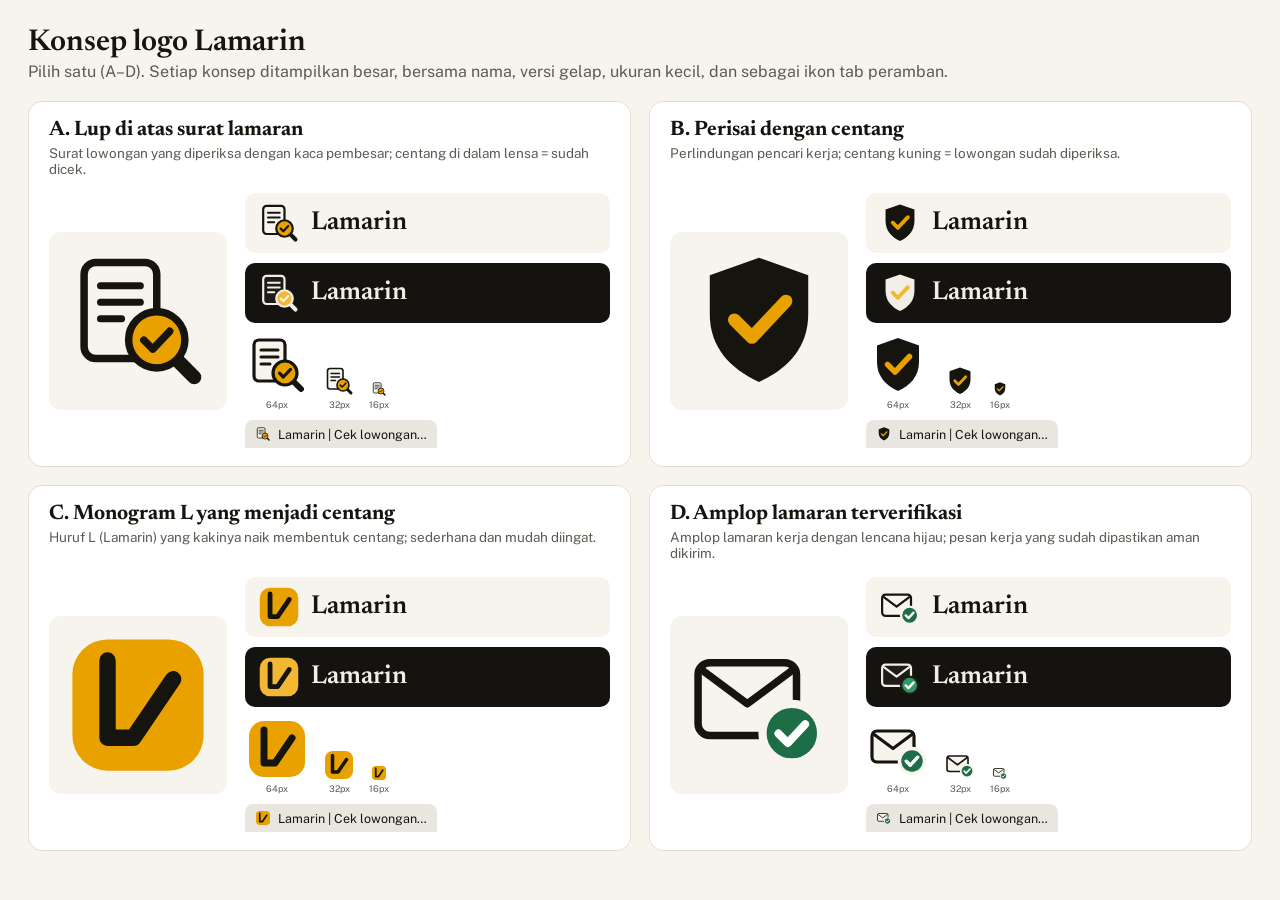
<file: docs/logo-konsep/pratinjau.html>
<!doctype html><html lang="id"><head><meta charset="utf-8">
<link href="https://fonts.googleapis.com/css2?family=Newsreader:opsz,wght@6..72,500;6..72,600&family=Public+Sans:wght@400;600&display=swap" rel="stylesheet">
<style>
body { margin:0; padding:28px; background:#F7F4EE; color:#16140F; font-family:"Public Sans",system-ui,sans-serif; }
h1 { font-family:Newsreader,Georgia,serif; font-weight:600; margin:0 0 4px; font-size:30px; }
.sub { color:#5E5A52; margin:0 0 20px; }
.grid { display:grid; grid-template-columns:1fr 1fr; gap:18px; }
.card { background:#fff; border:1px solid #E4DED2; border-radius:14px; padding:18px 20px; }
.card h2 { font-family:Newsreader,Georgia,serif; font-size:21px; margin:0; }
.arti { color:#5E5A52; font-size:13.5px; margin:4px 0 12px; min-height:36px; }
.row { display:flex; gap:18px; align-items:center; }
.big { background:#F7F4EE; border-radius:12px; padding:14px; line-height:0; }
.col { display:grid; gap:10px; flex:1; }
.lock { display:flex; align-items:center; gap:10px; padding:8px 12px; border-radius:10px; }
.lock span { font-family:Newsreader,Georgia,serif; font-weight:600; font-size:26px; }
.lock.light { background:#F7F4EE; }
.lock.dark { background:#141310; color:#F2EEE6; }
.sizes { display:flex; gap:14px; align-items:flex-end; }
.sz { display:grid; justify-items:center; gap:2px; color:#5E5A52; font-size:11px; }
.tab { display:flex; align-items:center; gap:7px; font-size:12.5px; background:#E9E6E0; border-radius:8px 8px 0 0; padding:6px 10px; width:fit-content; }
.fav { line-height:0; }
</style></head><body>
<h1>Konsep logo Lamarin</h1>
<p class="sub">Pilih satu (A–D). Setiap konsep ditampilkan besar, bersama nama, versi gelap, ukuran kecil, dan sebagai ikon tab peramban.</p>
<div class="grid">
<section class="card">
  <h2>A. Lup di atas surat lamaran</h2>
  <p class="arti">Surat lowongan yang diperiksa dengan kaca pembesar; centang di dalam lensa = sudah dicek.</p>
  <div class="row">
    <div class="big"><svg xmlns="http://www.w3.org/2000/svg" viewBox="0 0 64 64" width="150" height="150" role="img" aria-label="Logo Lamarin">
  <rect x="9" y="7" width="31" height="41" rx="5" fill="#F7F4EE" stroke="#16140F" stroke-width="3.2"/>
  <path d="M16 17h17M16 24h17M16 31h9" stroke="#16140F" stroke-width="3" stroke-linecap="round"/>
  <path d="M47.5 47.5 56 56" stroke="#16140F" stroke-width="6" stroke-linecap="round"/>
  <circle cx="40" cy="40" r="12" fill="#E9A100" stroke="#16140F" stroke-width="3.2"/>
  <path d="M34.5 40.2l3.8 3.8 7.2-7.6" fill="none" stroke="#16140F" stroke-width="3.2" stroke-linecap="round" stroke-linejoin="round"/>
</svg></div>
    <div class="col">
      <div class="lock light"><svg xmlns="http://www.w3.org/2000/svg" viewBox="0 0 64 64" width="44" height="44" role="img" aria-label="Logo Lamarin">
  <rect x="9" y="7" width="31" height="41" rx="5" fill="#F7F4EE" stroke="#16140F" stroke-width="3.2"/>
  <path d="M16 17h17M16 24h17M16 31h9" stroke="#16140F" stroke-width="3" stroke-linecap="round"/>
  <path d="M47.5 47.5 56 56" stroke="#16140F" stroke-width="6" stroke-linecap="round"/>
  <circle cx="40" cy="40" r="12" fill="#E9A100" stroke="#16140F" stroke-width="3.2"/>
  <path d="M34.5 40.2l3.8 3.8 7.2-7.6" fill="none" stroke="#16140F" stroke-width="3.2" stroke-linecap="round" stroke-linejoin="round"/>
</svg><span>Lamarin</span></div>
      <div class="lock dark"><svg xmlns="http://www.w3.org/2000/svg" viewBox="0 0 64 64" width="44" height="44" role="img" aria-label="Logo Lamarin">
  <rect x="9" y="7" width="31" height="41" rx="5" fill="#1E1C18" stroke="#F2EEE6" stroke-width="3.2"/>
  <path d="M16 17h17M16 24h17M16 31h9" stroke="#F2EEE6" stroke-width="3" stroke-linecap="round"/>
  <path d="M47.5 47.5 56 56" stroke="#F2EEE6" stroke-width="6" stroke-linecap="round"/>
  <circle cx="40" cy="40" r="12" fill="#F2B833" stroke="#F2EEE6" stroke-width="3.2"/>
  <path d="M34.5 40.2l3.8 3.8 7.2-7.6" fill="none" stroke="#F2EEE6" stroke-width="3.2" stroke-linecap="round" stroke-linejoin="round"/>
</svg><span>Lamarin</span></div>
      <div class="sizes"><div class="sz"><svg xmlns="http://www.w3.org/2000/svg" viewBox="0 0 64 64" width="64" height="64" role="img" aria-label="Logo Lamarin">
  <rect x="9" y="7" width="31" height="41" rx="5" fill="#F7F4EE" stroke="#16140F" stroke-width="3.2"/>
  <path d="M16 17h17M16 24h17M16 31h9" stroke="#16140F" stroke-width="3" stroke-linecap="round"/>
  <path d="M47.5 47.5 56 56" stroke="#16140F" stroke-width="6" stroke-linecap="round"/>
  <circle cx="40" cy="40" r="12" fill="#E9A100" stroke="#16140F" stroke-width="3.2"/>
  <path d="M34.5 40.2l3.8 3.8 7.2-7.6" fill="none" stroke="#16140F" stroke-width="3.2" stroke-linecap="round" stroke-linejoin="round"/>
</svg><small>64px</small></div><div class="sz"><svg xmlns="http://www.w3.org/2000/svg" viewBox="0 0 64 64" width="32" height="32" role="img" aria-label="Logo Lamarin">
  <rect x="9" y="7" width="31" height="41" rx="5" fill="#F7F4EE" stroke="#16140F" stroke-width="3.2"/>
  <path d="M16 17h17M16 24h17M16 31h9" stroke="#16140F" stroke-width="3" stroke-linecap="round"/>
  <path d="M47.5 47.5 56 56" stroke="#16140F" stroke-width="6" stroke-linecap="round"/>
  <circle cx="40" cy="40" r="12" fill="#E9A100" stroke="#16140F" stroke-width="3.2"/>
  <path d="M34.5 40.2l3.8 3.8 7.2-7.6" fill="none" stroke="#16140F" stroke-width="3.2" stroke-linecap="round" stroke-linejoin="round"/>
</svg><small>32px</small></div><div class="sz"><svg xmlns="http://www.w3.org/2000/svg" viewBox="0 0 64 64" width="16" height="16" role="img" aria-label="Logo Lamarin">
  <rect x="9" y="7" width="31" height="41" rx="5" fill="#F7F4EE" stroke="#16140F" stroke-width="3.2"/>
  <path d="M16 17h17M16 24h17M16 31h9" stroke="#16140F" stroke-width="3" stroke-linecap="round"/>
  <path d="M47.5 47.5 56 56" stroke="#16140F" stroke-width="6" stroke-linecap="round"/>
  <circle cx="40" cy="40" r="12" fill="#E9A100" stroke="#16140F" stroke-width="3.2"/>
  <path d="M34.5 40.2l3.8 3.8 7.2-7.6" fill="none" stroke="#16140F" stroke-width="3.2" stroke-linecap="round" stroke-linejoin="round"/>
</svg><small>16px</small></div></div>
      <div class="tab"><span class="fav"><svg xmlns="http://www.w3.org/2000/svg" viewBox="0 0 64 64" width="16" height="16" role="img" aria-label="Logo Lamarin">
  <rect x="9" y="7" width="31" height="41" rx="5" fill="#F7F4EE" stroke="#16140F" stroke-width="3.2"/>
  <path d="M16 17h17M16 24h17M16 31h9" stroke="#16140F" stroke-width="3" stroke-linecap="round"/>
  <path d="M47.5 47.5 56 56" stroke="#16140F" stroke-width="6" stroke-linecap="round"/>
  <circle cx="40" cy="40" r="12" fill="#E9A100" stroke="#16140F" stroke-width="3.2"/>
  <path d="M34.5 40.2l3.8 3.8 7.2-7.6" fill="none" stroke="#16140F" stroke-width="3.2" stroke-linecap="round" stroke-linejoin="round"/>
</svg></span>Lamarin | Cek lowongan…</div>
    </div>
  </div>
</section>
<section class="card">
  <h2>B. Perisai dengan centang</h2>
  <p class="arti">Perlindungan pencari kerja; centang kuning = lowongan sudah diperiksa.</p>
  <div class="row">
    <div class="big"><svg xmlns="http://www.w3.org/2000/svg" viewBox="0 0 64 64" width="150" height="150" role="img" aria-label="Logo Lamarin">
  <path d="M32 5 53 12.5V29c0 14.5-9 23.5-21 29C20 52.5 11 43.5 11 29V12.5Z" fill="#16140F"/>
  <path d="M21.5 31.5l7.5 7.5 14.5-15.5" fill="none" stroke="#E9A100" stroke-width="5.5" stroke-linecap="round" stroke-linejoin="round"/>
</svg></div>
    <div class="col">
      <div class="lock light"><svg xmlns="http://www.w3.org/2000/svg" viewBox="0 0 64 64" width="44" height="44" role="img" aria-label="Logo Lamarin">
  <path d="M32 5 53 12.5V29c0 14.5-9 23.5-21 29C20 52.5 11 43.5 11 29V12.5Z" fill="#16140F"/>
  <path d="M21.5 31.5l7.5 7.5 14.5-15.5" fill="none" stroke="#E9A100" stroke-width="5.5" stroke-linecap="round" stroke-linejoin="round"/>
</svg><span>Lamarin</span></div>
      <div class="lock dark"><svg xmlns="http://www.w3.org/2000/svg" viewBox="0 0 64 64" width="44" height="44" role="img" aria-label="Logo Lamarin">
  <path d="M32 5 53 12.5V29c0 14.5-9 23.5-21 29C20 52.5 11 43.5 11 29V12.5Z" fill="#F2EEE6"/>
  <path d="M21.5 31.5l7.5 7.5 14.5-15.5" fill="none" stroke="#F2B833" stroke-width="5.5" stroke-linecap="round" stroke-linejoin="round"/>
</svg><span>Lamarin</span></div>
      <div class="sizes"><div class="sz"><svg xmlns="http://www.w3.org/2000/svg" viewBox="0 0 64 64" width="64" height="64" role="img" aria-label="Logo Lamarin">
  <path d="M32 5 53 12.5V29c0 14.5-9 23.5-21 29C20 52.5 11 43.5 11 29V12.5Z" fill="#16140F"/>
  <path d="M21.5 31.5l7.5 7.5 14.5-15.5" fill="none" stroke="#E9A100" stroke-width="5.5" stroke-linecap="round" stroke-linejoin="round"/>
</svg><small>64px</small></div><div class="sz"><svg xmlns="http://www.w3.org/2000/svg" viewBox="0 0 64 64" width="32" height="32" role="img" aria-label="Logo Lamarin">
  <path d="M32 5 53 12.5V29c0 14.5-9 23.5-21 29C20 52.5 11 43.5 11 29V12.5Z" fill="#16140F"/>
  <path d="M21.5 31.5l7.5 7.5 14.5-15.5" fill="none" stroke="#E9A100" stroke-width="5.5" stroke-linecap="round" stroke-linejoin="round"/>
</svg><small>32px</small></div><div class="sz"><svg xmlns="http://www.w3.org/2000/svg" viewBox="0 0 64 64" width="16" height="16" role="img" aria-label="Logo Lamarin">
  <path d="M32 5 53 12.5V29c0 14.5-9 23.5-21 29C20 52.5 11 43.5 11 29V12.5Z" fill="#16140F"/>
  <path d="M21.5 31.5l7.5 7.5 14.5-15.5" fill="none" stroke="#E9A100" stroke-width="5.5" stroke-linecap="round" stroke-linejoin="round"/>
</svg><small>16px</small></div></div>
      <div class="tab"><span class="fav"><svg xmlns="http://www.w3.org/2000/svg" viewBox="0 0 64 64" width="16" height="16" role="img" aria-label="Logo Lamarin">
  <path d="M32 5 53 12.5V29c0 14.5-9 23.5-21 29C20 52.5 11 43.5 11 29V12.5Z" fill="#16140F"/>
  <path d="M21.5 31.5l7.5 7.5 14.5-15.5" fill="none" stroke="#E9A100" stroke-width="5.5" stroke-linecap="round" stroke-linejoin="round"/>
</svg></span>Lamarin | Cek lowongan…</div>
    </div>
  </div>
</section>
<section class="card">
  <h2>C. Monogram L yang menjadi centang</h2>
  <p class="arti">Huruf L (Lamarin) yang kakinya naik membentuk centang; sederhana dan mudah diingat.</p>
  <div class="row">
    <div class="big"><svg xmlns="http://www.w3.org/2000/svg" viewBox="0 0 64 64" width="150" height="150" role="img" aria-label="Logo Lamarin">
  <rect x="4" y="4" width="56" height="56" rx="15" fill="#E9A100"/>
  <path d="M19 13V46H30L47 21" fill="none" stroke="#16140F" stroke-width="7" stroke-linecap="round" stroke-linejoin="round"/>
</svg></div>
    <div class="col">
      <div class="lock light"><svg xmlns="http://www.w3.org/2000/svg" viewBox="0 0 64 64" width="44" height="44" role="img" aria-label="Logo Lamarin">
  <rect x="4" y="4" width="56" height="56" rx="15" fill="#E9A100"/>
  <path d="M19 13V46H30L47 21" fill="none" stroke="#16140F" stroke-width="7" stroke-linecap="round" stroke-linejoin="round"/>
</svg><span>Lamarin</span></div>
      <div class="lock dark"><svg xmlns="http://www.w3.org/2000/svg" viewBox="0 0 64 64" width="44" height="44" role="img" aria-label="Logo Lamarin">
  <rect x="4" y="4" width="56" height="56" rx="15" fill="#F2B833"/>
  <path d="M19 13V46H30L47 21" fill="none" stroke="#16140F" stroke-width="7" stroke-linecap="round" stroke-linejoin="round"/>
</svg><span>Lamarin</span></div>
      <div class="sizes"><div class="sz"><svg xmlns="http://www.w3.org/2000/svg" viewBox="0 0 64 64" width="64" height="64" role="img" aria-label="Logo Lamarin">
  <rect x="4" y="4" width="56" height="56" rx="15" fill="#E9A100"/>
  <path d="M19 13V46H30L47 21" fill="none" stroke="#16140F" stroke-width="7" stroke-linecap="round" stroke-linejoin="round"/>
</svg><small>64px</small></div><div class="sz"><svg xmlns="http://www.w3.org/2000/svg" viewBox="0 0 64 64" width="32" height="32" role="img" aria-label="Logo Lamarin">
  <rect x="4" y="4" width="56" height="56" rx="15" fill="#E9A100"/>
  <path d="M19 13V46H30L47 21" fill="none" stroke="#16140F" stroke-width="7" stroke-linecap="round" stroke-linejoin="round"/>
</svg><small>32px</small></div><div class="sz"><svg xmlns="http://www.w3.org/2000/svg" viewBox="0 0 64 64" width="16" height="16" role="img" aria-label="Logo Lamarin">
  <rect x="4" y="4" width="56" height="56" rx="15" fill="#E9A100"/>
  <path d="M19 13V46H30L47 21" fill="none" stroke="#16140F" stroke-width="7" stroke-linecap="round" stroke-linejoin="round"/>
</svg><small>16px</small></div></div>
      <div class="tab"><span class="fav"><svg xmlns="http://www.w3.org/2000/svg" viewBox="0 0 64 64" width="16" height="16" role="img" aria-label="Logo Lamarin">
  <rect x="4" y="4" width="56" height="56" rx="15" fill="#E9A100"/>
  <path d="M19 13V46H30L47 21" fill="none" stroke="#16140F" stroke-width="7" stroke-linecap="round" stroke-linejoin="round"/>
</svg></span>Lamarin | Cek lowongan…</div>
    </div>
  </div>
</section>
<section class="card">
  <h2>D. Amplop lamaran terverifikasi</h2>
  <p class="arti">Amplop lamaran kerja dengan lencana hijau; pesan kerja yang sudah dipastikan aman dikirim.</p>
  <div class="row">
    <div class="big"><svg xmlns="http://www.w3.org/2000/svg" viewBox="0 0 64 64" width="150" height="150" role="img" aria-label="Logo Lamarin">
  <rect x="6" y="14" width="42" height="31" rx="5" fill="#F7F4EE" stroke="#16140F" stroke-width="3.2"/>
  <path d="M7.5 17 27 31.5 46.5 17" fill="none" stroke="#16140F" stroke-width="3.2" stroke-linejoin="round"/>
  <circle cx="46" cy="44" r="12.5" fill="#1D6E46" stroke="#F7F4EE" stroke-width="3.5"/>
  <path d="M40.3 44.2l4 4 7.4-8" fill="none" stroke="#FFFFFF" stroke-width="3.4" stroke-linecap="round" stroke-linejoin="round"/>
</svg></div>
    <div class="col">
      <div class="lock light"><svg xmlns="http://www.w3.org/2000/svg" viewBox="0 0 64 64" width="44" height="44" role="img" aria-label="Logo Lamarin">
  <rect x="6" y="14" width="42" height="31" rx="5" fill="#F7F4EE" stroke="#16140F" stroke-width="3.2"/>
  <path d="M7.5 17 27 31.5 46.5 17" fill="none" stroke="#16140F" stroke-width="3.2" stroke-linejoin="round"/>
  <circle cx="46" cy="44" r="12.5" fill="#1D6E46" stroke="#F7F4EE" stroke-width="3.5"/>
  <path d="M40.3 44.2l4 4 7.4-8" fill="none" stroke="#FFFFFF" stroke-width="3.4" stroke-linecap="round" stroke-linejoin="round"/>
</svg><span>Lamarin</span></div>
      <div class="lock dark"><svg xmlns="http://www.w3.org/2000/svg" viewBox="0 0 64 64" width="44" height="44" role="img" aria-label="Logo Lamarin">
  <rect x="6" y="14" width="42" height="31" rx="5" fill="#1E1C18" stroke="#F2EEE6" stroke-width="3.2"/>
  <path d="M7.5 17 27 31.5 46.5 17" fill="none" stroke="#F2EEE6" stroke-width="3.2" stroke-linejoin="round"/>
  <circle cx="46" cy="44" r="12.5" fill="#2E9A63" stroke="#1E1C18" stroke-width="3.5"/>
  <path d="M40.3 44.2l4 4 7.4-8" fill="none" stroke="#FFFFFF" stroke-width="3.4" stroke-linecap="round" stroke-linejoin="round"/>
</svg><span>Lamarin</span></div>
      <div class="sizes"><div class="sz"><svg xmlns="http://www.w3.org/2000/svg" viewBox="0 0 64 64" width="64" height="64" role="img" aria-label="Logo Lamarin">
  <rect x="6" y="14" width="42" height="31" rx="5" fill="#F7F4EE" stroke="#16140F" stroke-width="3.2"/>
  <path d="M7.5 17 27 31.5 46.5 17" fill="none" stroke="#16140F" stroke-width="3.2" stroke-linejoin="round"/>
  <circle cx="46" cy="44" r="12.5" fill="#1D6E46" stroke="#F7F4EE" stroke-width="3.5"/>
  <path d="M40.3 44.2l4 4 7.4-8" fill="none" stroke="#FFFFFF" stroke-width="3.4" stroke-linecap="round" stroke-linejoin="round"/>
</svg><small>64px</small></div><div class="sz"><svg xmlns="http://www.w3.org/2000/svg" viewBox="0 0 64 64" width="32" height="32" role="img" aria-label="Logo Lamarin">
  <rect x="6" y="14" width="42" height="31" rx="5" fill="#F7F4EE" stroke="#16140F" stroke-width="3.2"/>
  <path d="M7.5 17 27 31.5 46.5 17" fill="none" stroke="#16140F" stroke-width="3.2" stroke-linejoin="round"/>
  <circle cx="46" cy="44" r="12.5" fill="#1D6E46" stroke="#F7F4EE" stroke-width="3.5"/>
  <path d="M40.3 44.2l4 4 7.4-8" fill="none" stroke="#FFFFFF" stroke-width="3.4" stroke-linecap="round" stroke-linejoin="round"/>
</svg><small>32px</small></div><div class="sz"><svg xmlns="http://www.w3.org/2000/svg" viewBox="0 0 64 64" width="16" height="16" role="img" aria-label="Logo Lamarin">
  <rect x="6" y="14" width="42" height="31" rx="5" fill="#F7F4EE" stroke="#16140F" stroke-width="3.2"/>
  <path d="M7.5 17 27 31.5 46.5 17" fill="none" stroke="#16140F" stroke-width="3.2" stroke-linejoin="round"/>
  <circle cx="46" cy="44" r="12.5" fill="#1D6E46" stroke="#F7F4EE" stroke-width="3.5"/>
  <path d="M40.3 44.2l4 4 7.4-8" fill="none" stroke="#FFFFFF" stroke-width="3.4" stroke-linecap="round" stroke-linejoin="round"/>
</svg><small>16px</small></div></div>
      <div class="tab"><span class="fav"><svg xmlns="http://www.w3.org/2000/svg" viewBox="0 0 64 64" width="16" height="16" role="img" aria-label="Logo Lamarin">
  <rect x="6" y="14" width="42" height="31" rx="5" fill="#F7F4EE" stroke="#16140F" stroke-width="3.2"/>
  <path d="M7.5 17 27 31.5 46.5 17" fill="none" stroke="#16140F" stroke-width="3.2" stroke-linejoin="round"/>
  <circle cx="46" cy="44" r="12.5" fill="#1D6E46" stroke="#F7F4EE" stroke-width="3.5"/>
  <path d="M40.3 44.2l4 4 7.4-8" fill="none" stroke="#FFFFFF" stroke-width="3.4" stroke-linecap="round" stroke-linejoin="round"/>
</svg></span>Lamarin | Cek lowongan…</div>
    </div>
  </div>
</section></div>
</body></html>
</file>
